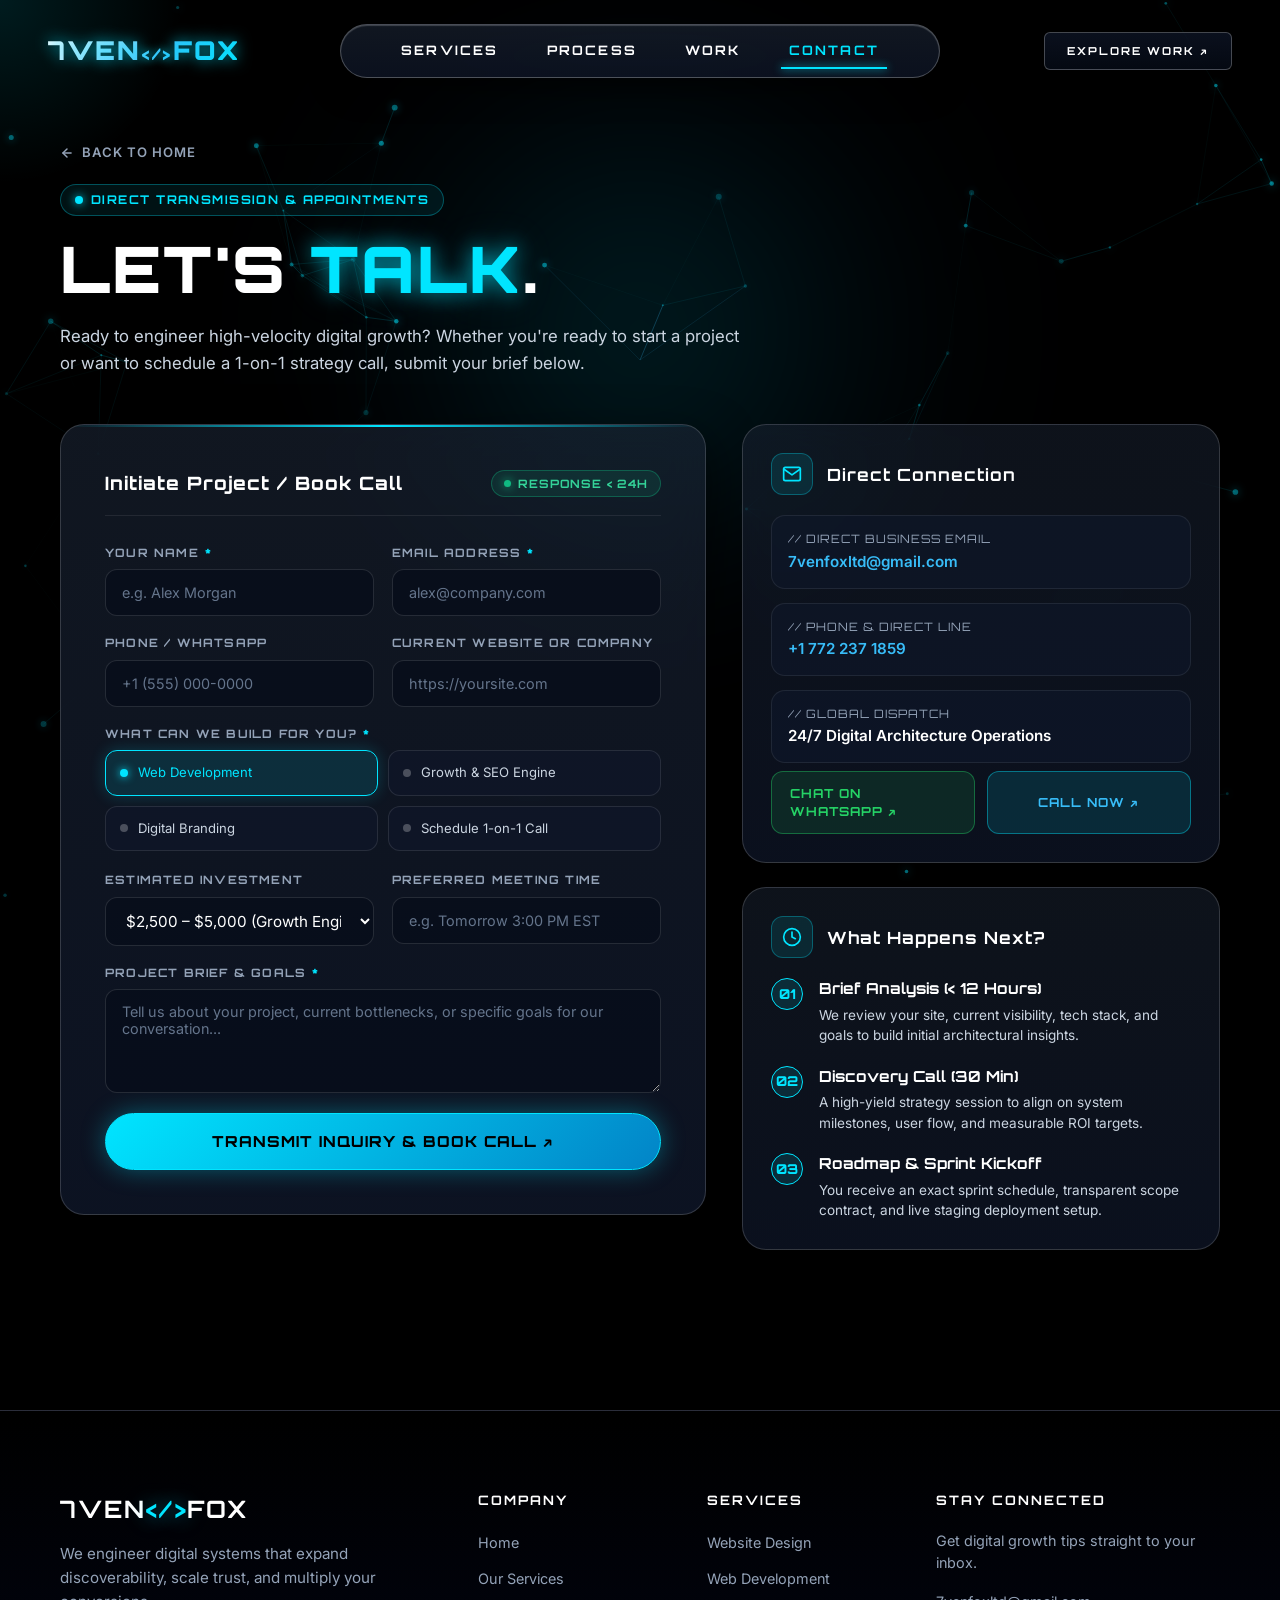
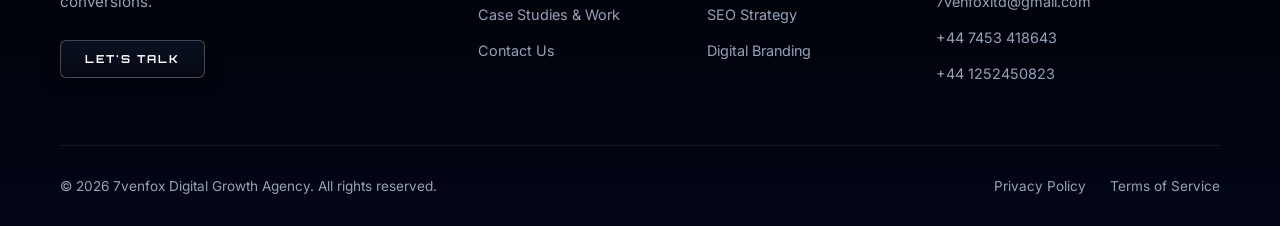
<file: contact.html>
<!DOCTYPE html>
<html lang="en">

<head>
  <meta charset="UTF-8">
  <meta name="viewport" content="width=device-width, initial-scale=1.0">
  <title>Contact Us & Schedule Appointment — 7venfox Digital Growth Agency</title>
  <link rel="icon" type="image/jpeg" href="logo.jpeg" />

  <!-- Google Fonts: Futuristic Geometric Heading & Clean Sans -->
  <link rel="preconnect" href="https://fonts.googleapis.com">
  <link rel="preconnect" href="https://fonts.gstatic.com" crossorigin>
  <link
    href="https://fonts.googleapis.com/css2?family=Inter:wght@300;400;500;600;700&family=Orbitron:wght@600;700;800;900&family=Space+Grotesk:wght@500;700&display=swap"
    rel="stylesheet">

  <link rel="stylesheet" href="styles.css">
</head>

<body>

  <!-- Dynamic Neural Network Canvas Background -->
  <div class="ambient-beam"></div>
  <div class="cursor-light-glow" id="cursorSpotlight"></div>
  <canvas id="neuralBgCanvas"></canvas>

  <div class="page-viewport">

    <!-- ============================================================
         HEADER & NAVIGATION PILL (7VENFOX)
         ============================================================ -->
    <header class="site-header">
      <a href="index.html" class="brand-logo-wrap" title="7venfox Digital Growth Agency">
        <div class="brand-logo">
          <span class="logo-text">7VEN<span class="logo-code-bracket">&lt;/&gt;</span>FOX</span>
        </div>
      </a>

      <nav class="header-nav-pill">
        <a href="index.html#services" class="nav-link">Services</a>
        <a href="index.html#process" class="nav-link">Process</a>
        <a href="index1.html" class="nav-link">Work</a>
        <a href="contact.html" class="nav-link active">Contact</a>
      </nav>

      <div class="header-right">
        <a href="index1.html" class="btn-primary" style="padding: 10px 22px; font-size: 11px;">
          <span>Explore Work ↗</span>
        </a>
      </div>

      <!-- Cybernetic Mobile Hamburger Toggle Button -->
      <button class="mobile-menu-btn" id="mobileMenuBtn" aria-label="Toggle navigation" aria-expanded="false"
        aria-controls="mobileNavDrawer">
        <span class="hamburger-bar"></span>
        <span class="hamburger-bar"></span>
        <span class="hamburger-bar"></span>
      </button>
    </header>

    <!-- Cybernetic Mobile Navigation Drawer -->
    <div class="mobile-nav-drawer" id="mobileNavDrawer" aria-hidden="true">
      <div class="mobile-nav-content">
        <div class="mobile-nav-brand">
          <span class="logo-text"
            style="font-family: var(--font-display); font-size: 22px; font-weight: 900; letter-spacing: 2px;">7VEN<span
              class="logo-code-bracket">&lt;/&gt;</span>FOX</span>
        </div>
        <nav class="mobile-nav-links">
          <a href="index.html#services" class="mobile-nav-link">Services</a>
          <a href="index.html#process" class="mobile-nav-link">Process</a>
          <a href="index1.html" class="mobile-nav-link">Work</a>
          <a href="contact.html" class="mobile-nav-link active">Contact</a>
        </nav>
        <div class="mobile-nav-cta">
          <a href="index1.html" class="btn-primary mobile-cta-btn">View Projects ↗</a>
        </div>
      </div>
    </div>


    <!-- ============================================================
         MAIN CONTENT: CONTACT & APPOINTMENT SCHEDULER
         ============================================================ -->
    <main class="contact-section">
      <div class="container">

        <!-- Section Header -->
        <header class="contact-header">
          <a href="index.html" class="back-link">
            <svg width="14" height="14" viewBox="0 0 24 24" fill="none" stroke="currentColor" stroke-width="2.5"
              stroke-linecap="round" stroke-linejoin="round">
              <line x1="19" y1="12" x2="5" y2="12"></line>
              <polyline points="12 19 5 12 12 5"></polyline>
            </svg>
            <span>Back to Home</span>
          </a>

          <div>
            <div class="contact-badge">
              <span class="badge-dot"></span>
              <span class="portfolio-badge__text">DIRECT TRANSMISSION &amp; APPOINTMENTS</span>
            </div>
          </div>

          <h1 class="contact-title">
            LET'S <span class="cyan-word">TALK</span><span class="white-word">.</span>
          </h1>
          <p class="contact-desc">
            Ready to engineer high-velocity digital growth? Whether you're ready to start a project or want to schedule
            a 1-on-1 strategy call, submit your brief below.
          </p>
        </header>

        <!-- Two-Column Contact Layout -->
        <div class="contact-layout">

          <!-- Left Column: The Form Card -->
          <div class="contact-form-card">

            <div class="form-header-bar">
              <h2 class="form-header-title">Initiate Project / Book Call</h2>
              <div class="live-status-pill">
                <span class="status-dot-pulse"></span>
                <span>Response &lt; 24h</span>
              </div>
            </div>

            <!-- Contact & Appointment Form -->
            <form id="contactForm">
              <!-- Name & Email -->
              <div class="form-row">
                <div class="form-group" style="margin-bottom: 0;">
                  <label class="form-label" for="userName">Your Name <span class="req">*</span></label>
                  <input type="text" id="userName" name="name" class="form-input" placeholder="e.g. Alex Morgan"
                    required>
                </div>
                <div class="form-group" style="margin-bottom: 0;">
                  <label class="form-label" for="userEmail">Email Address <span class="req">*</span></label>
                  <input type="email" id="userEmail" name="email" class="form-input" placeholder="alex@company.com"
                    required>
                </div>
              </div>

              <!-- Phone & Company -->
              <div class="form-row">
                <div class="form-group" style="margin-bottom: 0;">
                  <label class="form-label" for="userPhone">Phone / WhatsApp</label>
                  <input type="tel" id="userPhone" name="phone" class="form-input" placeholder="+1 (555) 000-0000">
                </div>
                <div class="form-group" style="margin-bottom: 0;">
                  <label class="form-label" for="userWebsite">Current Website or Company</label>
                  <input type="text" id="userWebsite" name="website_or_company" class="form-input"
                    placeholder="https://yoursite.com">
                </div>
              </div>

              <!-- Service Type Selector -->
              <div class="form-group">
                <label class="form-label">What Can We Build For You? <span class="req">*</span></label>
                <div class="service-pills-grid">
                  <label class="service-pill-label">
                    <input type="radio" name="service_type" value="Website Development" checked>
                    <div class="service-pill-body">
                      <span class="service-pill-dot"></span>
                      <span>Web Development</span>
                    </div>
                  </label>

                  <label class="service-pill-label">
                    <input type="radio" name="service_type" value="SEO & Growth Architecture">
                    <div class="service-pill-body">
                      <span class="service-pill-dot"></span>
                      <span>Growth &amp; SEO Engine</span>
                    </div>
                  </label>

                  <label class="service-pill-label">
                    <input type="radio" name="service_type" value="Digital Brand Revamp">
                    <div class="service-pill-body">
                      <span class="service-pill-dot"></span>
                      <span>Digital Branding</span>
                    </div>
                  </label>

                  <label class="service-pill-label">
                    <input type="radio" name="service_type" value="1-on-1 Strategy Appointment">
                    <div class="service-pill-body">
                      <span class="service-pill-dot"></span>
                      <span>Schedule 1-on-1 Call</span>
                    </div>
                  </label>
                </div>
              </div>

              <!-- Budget & Preferred Appointment Slot -->
              <div class="form-row">
                <div class="form-group" style="margin-bottom: 0;">
                  <label class="form-label" for="projectBudget">Estimated Investment</label>
                  <select id="projectBudget" name="estimated_budget" class="form-select">
                    <option value="$1,000 – $2,500">$1,000 – $2,500 (Kickstart)</option>
                    <option value="$2,500 – $5,000" selected>$2,500 – $5,000 (Growth Engine)</option>
                    <option value="$5,000 – $10,000">$5,000 – $10,000 (Enterprise / Scaled)</option>
                    <option value="$10,000+">$10,000+ (Full Custom System)</option>
                    <option value="Undecided / Consultation Only">Undecided / Let's Discuss First</option>
                  </select>
                </div>

                <div class="form-group" style="margin-bottom: 0;">
                  <label class="form-label" for="appointmentTime">Preferred Meeting Time</label>
                  <input type="text" id="appointmentTime" name="preferred_appointment_time" class="form-input"
                    placeholder="e.g. Tomorrow 3:00 PM EST">
                </div>
              </div>

              <!-- Message / Project Details -->
              <div class="form-group">
                <label class="form-label" for="projectBrief">Project Brief &amp; Goals <span
                    class="req">*</span></label>
                <textarea id="projectBrief" name="message" class="form-textarea" rows="4"
                  placeholder="Tell us about your project, current bottlenecks, or specific goals for our conversation..."
                  required></textarea>
              </div>

              <!-- Submit Button -->
              <button type="submit" id="submitBtn" class="form-submit-btn">
                <span class="submit-spinner" id="submitSpinner"></span>
                <span id="submitBtnText">Transmit Inquiry &amp; Book Call ↗</span>
              </button>

              <div id="formStatusMsg" class="form-status-box"></div>
            </form>

            <!-- Success / Dispatch Overlay State -->
            <div id="formSuccessOverlay" class="form-success-overlay">
              <div class="form-success-icon-wrap">
                <svg viewBox="0 0 24 24" fill="none" stroke-width="2.5" stroke-linecap="round" stroke-linejoin="round">
                  <path d="M22 11.08V12a10 10 0 1 1-5.93-9.14"></path>
                  <polyline points="22 4 12 14.01 9 11.01"></polyline>
                </svg>
              </div>
              <h3 class="form-success-title" id="overlayTitle">Inquiry Ready for Dispatch!</h3>
              <p class="form-success-desc" id="overlayDesc">
                Your project brief has been compiled for <span
                  class="form-success-email-highlight">7venfoxltd@gmail.com</span>. Click below to deliver it via
                your preferred channel:
              </p>

              <!-- Instant Dispatch Buttons -->
              <div class="dispatch-action-grid">
                <a href="#" id="sendGmailBtn" target="_blank" rel="noopener noreferrer"
                  class="dispatch-action-btn btn-gmail">
                  <svg width="16" height="16" viewBox="0 0 24 24" fill="currentColor">
                    <path
                      d="M20 4H4c-1.1 0-1.99.9-1.99 2L2 18c0 1.1.9 2 2 2h16c1.1 0 2-.9 2-2V6c0-1.1-.9-2-2-2zm0 4l-8 5-8-5V6l8 5 8-5v2z" />
                  </svg>
                  <span>Open in Gmail (Web)</span>
                </a>

                <a href="#" id="sendMailtoBtn" class="dispatch-action-btn btn-default-mail">
                  <svg width="16" height="16" viewBox="0 0 24 24" fill="none" stroke="currentColor" stroke-width="2"
                    stroke-linecap="round" stroke-linejoin="round">
                    <path d="M4 4h16c1.1 0 2 .9 2 2v12c0 1.1-.9 2-2 2H4c-1.1 0-2-.9-2-2V6c0-1.1.9-2 2-2z"></path>
                    <polyline points="22,6 12,13 2,6"></polyline>
                  </svg>
                  <span>Default Mail App</span>
                </a>

                <a href="#" id="sendWhatsAppBtn" target="_blank" rel="noopener noreferrer"
                  class="dispatch-action-btn btn-whatsapp-dispatch">
                  <svg width="16" height="16" viewBox="0 0 24 24" fill="currentColor">
                    <path
                      d="M.057 24l1.687-6.163c-1.041-1.804-1.588-3.849-1.587-5.946.003-6.556 5.338-11.891 11.893-11.891 3.181.001 6.167 1.24 8.413 3.488 2.245 2.248 3.481 5.236 3.48 8.414-.003 6.557-5.338 11.892-11.893 11.892-1.99-.001-3.951-.5-5.688-1.448l-6.305 1.654zm6.597-3.807c1.676.995 3.276 1.591 5.392 1.592 5.448 0 9.886-4.434 9.889-9.885.002-5.462-4.415-9.89-9.881-9.892-5.452 0-9.887 4.434-9.889 9.884-.001 2.225.651 3.891 1.746 5.634l-.999 3.648 3.742-.981z" />
                  </svg>
                  <span>Send on WhatsApp</span>
                </a>

                <button type="button" id="copyBriefBtn" class="dispatch-action-btn btn-copy-brief">
                  <svg width="16" height="16" viewBox="0 0 24 24" fill="none" stroke="currentColor" stroke-width="2"
                    stroke-linecap="round" stroke-linejoin="round">
                    <rect x="9" y="9" width="13" height="13" rx="2" ry="2"></rect>
                    <path d="M5 15H4a2 2 0 0 1-2-2V4a2 2 0 0 1 2-2h9a2 2 0 0 1 2 2v1"></path>
                  </svg>
                  <span id="copyBtnText">Copy Full Brief</span>
                </button>
              </div>

              <div style="margin-top: 24px;">
                <button type="button" id="resetFormBtn" class="reset-form-btn">
                  <span>← Edit Brief / Send Another</span>
                </button>
              </div>
            </div>

          </div>

          <!-- Right Column: Direct Connection Hub -->
          <div class="contact-info-panel">

            <!-- Card 1: Direct Transmission Channels -->
            <div class="info-card">
              <div class="info-card-header">
                <div class="info-card-icon">
                  <svg width="20" height="20" viewBox="0 0 24 24" fill="none" stroke="currentColor" stroke-width="2"
                    stroke-linecap="round" stroke-linejoin="round">
                    <path d="M4 4h16c1.1 0 2 .9 2 2v12c0 1.1-.9 2-2 2H4c-1.1 0-2-.9-2-2V6c0-1.1.9-2 2-2z"></path>
                    <polyline points="22,6 12,13 2,6"></polyline>
                  </svg>
                </div>
                <h3 class="info-card-title">Direct Connection</h3>
              </div>

              <div class="contact-channels-list">
                <div class="contact-channel-item">
                  <div style="flex: 1;">
                    <div class="channel-detail-lbl">// Direct Business Email</div>
                    <div class="channel-detail-val">
                      <a href="mailto:7venfoxltd@gmail.com">7venfoxltd@gmail.com</a>
                    </div>
                  </div>
                </div>

                <div class="contact-channel-item">
                  <div style="flex: 1;">
                    <div class="channel-detail-lbl">// Phone &amp; Direct Line</div>
                    <div class="channel-detail-val">
                      <a href="tel:+17722371859">+1 772 237 1859</a>
                    </div>
                  </div>
                </div>

                <div class="contact-channel-item">
                  <div style="flex: 1;">
                    <div class="channel-detail-lbl">// Global Dispatch</div>
                    <div class="channel-detail-val">
                      24/7 Digital Architecture Operations
                    </div>
                  </div>
                </div>
              </div>

              <!-- Quick Connect Buttons -->
              <div class="direct-actions-row">
                <a href="https://wa.me/17722371859" target="_blank" rel="noopener noreferrer"
                  class="direct-action-btn btn-whatsapp">
                  <span>Chat on WhatsApp ↗</span>
                </a>
                <a href="tel:+17722371859" class="direct-action-btn btn-call">
                  <span>Call Now ↗</span>
                </a>
              </div>
            </div>

            <!-- Card 2: What Happens Next Framework -->
            <div class="info-card">
              <div class="info-card-header">
                <div class="info-card-icon">
                  <svg width="20" height="20" viewBox="0 0 24 24" fill="none" stroke="currentColor" stroke-width="2"
                    stroke-linecap="round" stroke-linejoin="round">
                    <circle cx="12" cy="12" r="10"></circle>
                    <polyline points="12 6 12 12 16 14"></polyline>
                  </svg>
                </div>
                <h3 class="info-card-title">What Happens Next?</h3>
              </div>

              <div class="expectation-step">
                <div class="step-num-badge">01</div>
                <div class="step-content">
                  <h4>Brief Analysis (&lt; 12 Hours)</h4>
                  <p>We review your site, current visibility, tech stack, and goals to build initial architectural
                    insights.</p>
                </div>
              </div>

              <div class="expectation-step">
                <div class="step-num-badge">02</div>
                <div class="step-content">
                  <h4>Discovery Call (30 Min)</h4>
                  <p>A high-yield strategy session to align on system milestones, user flow, and measurable ROI targets.
                  </p>
                </div>
              </div>

              <div class="expectation-step">
                <div class="step-num-badge">03</div>
                <div class="step-content">
                  <h4>Roadmap &amp; Sprint Kickoff</h4>
                  <p>You receive an exact sprint schedule, transparent scope contract, and live staging deployment
                    setup.</p>
                </div>
              </div>
            </div>

          </div>

        </div>

      </div>
    </main>


    <!-- ============================================================
         FOOTER (MATCHING 7VENFOX)
         ============================================================ -->
    <footer class="epic-footer">
      <div class="container">
        <div class="footer-grid">
          <div class="footer-brand">
            <h3>7VEN<span class="cyan-word">&lt;/&gt;</span>FOX</h3>
            <p>We engineer digital systems that expand discoverability, scale trust, and multiply your conversions.</p>
            <a href="contact.html" class="btn-primary" style="padding: 10px 24px; font-size: 11px;">Let's Talk</a>
          </div>

          <div>
            <h4 class="footer-heading">Company</h4>
            <ul class="footer-links">
              <li><a href="index.html">Home</a></li>
              <li><a href="index.html#services">Our Services</a></li>
              <li><a href="index1.html">Case Studies &amp; Work</a></li>
              <li><a href="contact.html">Contact Us</a></li>
            </ul>
          </div>

          <div>
            <h4 class="footer-heading">Services</h4>
            <ul class="footer-links">
              <li><a href="index1.html?filter=web">Website Design</a></li>
              <li><a href="index1.html?filter=web">Web Development</a></li>
              <li><a href="index.html#services">SEO Strategy</a></li>
              <li><a href="index.html#services">Digital Branding</a></li>
            </ul>
          </div>

          <div>
            <h4 class="footer-heading">Stay Connected</h4>
            <p style="color: var(--text-muted); font-size: 0.9rem; margin-bottom: 15px;">Get digital growth tips
              straight to your inbox.</p>
            <ul class="footer-links">
              <li><a href="mailto:7venfoxltd@gmail.com">7venfoxltd@gmail.com</a></li>
              <li><a href="tel:+447453418643">+44 7453 418643</a></li>
              <li><a href="tel:+441252450823">+44 1252450823</a></li>
            </ul>
          </div>
        </div>

        <div class="footer-bottom">
          <div>&copy; 2026 7venfox Digital Growth Agency. All rights reserved.</div>
          <div style="display: flex; gap: 24px;">
            <a href="#">Privacy Policy</a>
            <a href="#">Terms of Service</a>
          </div>
        </div>
      </div>
    </footer>

  </div>

  <script src="script.js"></script>

  <!-- Interactive Form Transmission Handler -->
  <script>
    document.addEventListener('DOMContentLoaded', () => {
      const contactForm = document.getElementById('contactForm');
      const submitBtn = document.getElementById('submitBtn');
      const submitSpinner = document.getElementById('submitSpinner');
      const submitBtnText = document.getElementById('submitBtnText');
      const formSuccessOverlay = document.getElementById('formSuccessOverlay');
      const resetFormBtn = document.getElementById('resetFormBtn');
      const formStatusMsg = document.getElementById('formStatusMsg');

      // Dispatch Elements
      const sendGmailBtn = document.getElementById('sendGmailBtn');
      const sendMailtoBtn = document.getElementById('sendMailtoBtn');
      const sendWhatsAppBtn = document.getElementById('sendWhatsAppBtn');
      const copyBriefBtn = document.getElementById('copyBriefBtn');
      const copyBtnText = document.getElementById('copyBtnText');
      const overlayTitle = document.getElementById('overlayTitle');
      const overlayDesc = document.getElementById('overlayDesc');

      let currentBriefText = '';

      if (!contactForm) return;

      contactForm.addEventListener('submit', async (e) => {
        e.preventDefault();

        // Validate basic inputs
        const name = document.getElementById('userName').value.trim();
        const email = document.getElementById('userEmail').value.trim();
        const phone = document.getElementById('userPhone').value.trim();
        const website = document.getElementById('userWebsite').value.trim();
        const service = document.querySelector('input[name="service_type"]:checked')?.value || 'Web Development';
        const budget = document.getElementById('projectBudget').value;
        const time = document.getElementById('appointmentTime').value.trim();
        const message = document.getElementById('projectBrief').value.trim();

        if (!name || !email || !message) {
          showStatus("Please fill in all required fields (*).", "error");
          return;
        }

        // Build Professional Brief
        currentBriefText =
          `===========================================
7VENFOX DIGITAL GROWTH AGENCY — INQUIRY
===========================================
• Client Name: ${name}
• Email Address: ${email}
• Phone / WhatsApp: ${phone || 'Not provided'}
• Website / Company: ${website || 'Not provided'}
• Service Requested: ${service}
• Estimated Budget: ${budget}
• Preferred Meeting Time: ${time || 'Flexible / ASAP'}

• Project Brief & Requirements:
${message}
===========================================`;

        const subjectStr = `7venfox Project Inquiry & Appointment — ${name}`;
        const recipientEmail = '7venfoxltd@gmail.com';

        // Pre-build Links for 100% Reliable Delivery
        const gmailUrl = `https://mail.google.com/mail/?view=cm&fs=1&to=${recipientEmail}&su=${encodeURIComponent(subjectStr)}&body=${encodeURIComponent(currentBriefText)}`;
        const mailtoUrl = `mailto:${recipientEmail}?subject=${encodeURIComponent(subjectStr)}&body=${encodeURIComponent(currentBriefText)}`;
        const whatsappUrl = `https://wa.me/17722371859?text=${encodeURIComponent('Hi 7venfox, I would like to initiate a project / book an appointment:\n\n' + currentBriefText)}`;

        sendGmailBtn.href = gmailUrl;
        sendMailtoBtn.href = mailtoUrl;
        sendWhatsAppBtn.href = whatsappUrl;

        // UI Loading State
        submitBtn.disabled = true;
        if (submitSpinner) submitSpinner.style.display = 'inline-block';
        if (submitBtnText) submitBtnText.textContent = 'Transmitting Data...';
        hideStatus();

        let backgroundSent = false;

        // Try Background Submission with 2.5s timeout (prevent hanging)
        try {
          const controller = new AbortController();
          const timeoutId = setTimeout(() => controller.abort(), 2500);

          const formData = new FormData(contactForm);
          const data = Object.fromEntries(formData.entries());

          const response = await fetch(`https://formsubmit.co/ajax/${recipientEmail}`, {
            method: 'POST',
            headers: {
              'Content-Type': 'application/json',
              'Accept': 'application/json'
            },
            body: JSON.stringify(data),
            signal: controller.signal
          });

          clearTimeout(timeoutId);
          if (response.ok) {
            backgroundSent = true;
          }
        } catch (err) {
          // Timeout or server error — handled gracefully below
          console.warn('Background forwarder unreachable. Activating instant direct dispatch.');
        }

        // Switch to Confirmation / Direct Dispatch View
        contactForm.style.display = 'none';
        formSuccessOverlay.style.display = 'block';

        if (backgroundSent) {
          overlayTitle.textContent = "Transmission Received!";
          overlayDesc.innerHTML = `Your project brief has been securely routed directly to <span class="form-success-email-highlight">${recipientEmail}</span>. A senior strategist will review and reply within 24 hours.`;
        } else {
          overlayTitle.textContent = "Inquiry Ready for Transmission!";
          overlayDesc.innerHTML = `Your brief has been compiled for <span class="form-success-email-highlight">${recipientEmail}</span>. Choose your preferred channel below to send it with one click:`;
          // Automatically launch Gmail web compose or mailto for effortless UX
          window.open(gmailUrl, '_blank');
        }

        submitBtn.disabled = false;
        if (submitSpinner) submitSpinner.style.display = 'none';
        if (submitBtnText) submitBtnText.textContent = 'Transmit Inquiry & Book Call ↗';
      });

      // Copy Brief to Clipboard
      if (copyBriefBtn) {
        copyBriefBtn.addEventListener('click', async () => {
          try {
            await navigator.clipboard.writeText(currentBriefText);
            copyBtnText.textContent = 'Copied to Clipboard!';
            setTimeout(() => {
              copyBtnText.textContent = 'Copy Full Brief';
            }, 2500);
          } catch (err) {
            copyBtnText.textContent = 'Select & Copy Below';
          }
        });
      }

      // Reset / Edit Form
      if (resetFormBtn) {
        resetFormBtn.addEventListener('click', () => {
          formSuccessOverlay.style.display = 'none';
          contactForm.style.display = 'block';
          hideStatus();
        });
      }

      function showStatus(msg, type) {
        if (!formStatusMsg) return;
        formStatusMsg.textContent = msg;
        formStatusMsg.className = `form-status-box ${type}`;
        formStatusMsg.style.display = 'flex';
      }

      function hideStatus() {
        if (!formStatusMsg) return;
        formStatusMsg.style.display = 'none';
      }
    });
  </script>
</body>

</html>
</file>
<file: styles.css>
/* ============================================================
   7VENFOX PORTFOLIO — CYBERNETIC DARK DESIGN SYSTEM
   Matches 7venfox Landing Page Color Scheme & Tokens
============================================================ */
:root {
  --bg-pure: #000000;
  --bg-elevated: rgba(15, 23, 42, 0.55);
  --cyan-glow: #00e5ff;
  --cyan-bright: #38bdf8;
  --cyan-deep: #0284c7;
  --cyan-ambient: rgba(0, 229, 255, 0.22);
  --text-pure: #ffffff;
  --text-body: #cbd5e1;
  --text-muted: #94a3b8;
  --border-glass: rgba(255, 255, 255, 0.16);
  --border-pill: rgba(255, 255, 255, 0.25);
  --border-glow: rgba(0, 229, 255, 0.5);
  --font-display: 'Orbitron', 'Space Grotesk', sans-serif;
  --font-body: 'Inter', -apple-system, BlinkMacSystemFont, sans-serif;
  --transition: all 0.3s cubic-bezier(0.16, 1, 0.3, 1);
  --radius-card: 24px;
}

/* Reset & Foundation */
*, *::before, *::after {
  margin: 0;
  padding: 0;
  box-sizing: border-box;
  -webkit-tap-highlight-color: transparent;
}

html, body {
  width: 100%;
  max-width: 100%;
  background-color: var(--bg-pure);
  color: var(--text-pure);
  font-family: var(--font-body);
  overflow-x: hidden;
  position: relative;
  scroll-behavior: smooth;
  line-height: 1.5;
  -webkit-text-size-adjust: 100%;
}

h1, h2, h3, h4, h5, h6 {
  font-family: var(--font-display);
}

a {
  text-decoration: none;
  color: inherit;
  transition: var(--transition);
}

/* Glowing Custom Scrollbar */
::-webkit-scrollbar {
  width: 6px;
}

::-webkit-scrollbar-track {
  background: #000;
}

::-webkit-scrollbar-thumb {
  background: var(--cyan-deep);
  border-radius: 3px;
}

/* ============================================================
   NEURAL CANVAS & AMBIENT GLOW
============================================================ */
#neuralBgCanvas {
  position: fixed;
  inset: 0;
  width: 100%;
  height: 100vh;
  pointer-events: none;
  z-index: 1;
}

.ambient-beam {
  position: fixed;
  top: 15%;
  left: 50%;
  width: min(650px, 90vw);
  height: min(650px, 90vw);
  max-width: 100vw;
  background: radial-gradient(circle, rgba(0, 229, 255, 0.16) 0%, rgba(2, 132, 199, 0.08) 40%, transparent 70%);
  filter: blur(90px);
  pointer-events: none;
  z-index: 0;
  transform: translate(-50%, -20%);
  animation: pulse-ambient 8s ease-in-out infinite alternate;
}

@keyframes pulse-ambient {
  0% { opacity: 0.7; transform: translate(-50%, -20%) scale(0.95); }
  100% { opacity: 1; transform: translate(-48%, -18%) scale(1.08); }
}

.cursor-light-glow {
  position: fixed;
  width: 400px;
  height: 400px;
  border-radius: 50%;
  background: radial-gradient(circle, rgba(0, 229, 255, 0.12) 0%, transparent 65%);
  pointer-events: none;
  z-index: 2;
  transform: translate(-50%, -50%);
  transition: width 0.3s ease, height 0.3s ease;
  display: none;
}

@media (hover: hover) and (pointer: fine) {
  .cursor-light-glow {
    display: block;
  }
}

/* Page Layout */
.page-viewport {
  position: relative;
  z-index: 10;
  width: 100%;
  max-width: 100%;
  min-height: 100vh;
  display: flex;
  flex-direction: column;
  overflow-x: hidden;
}

.container {
  max-width: 1240px;
  margin: 0 auto;
  padding: 0 clamp(16px, 4vw, 40px);
  width: 100%;
}

.cyan-word {
  color: var(--cyan-glow);
  text-shadow: 0 0 20px rgba(0, 229, 255, 0.65), 0 0 40px rgba(0, 229, 255, 0.25);
  display: inline-block;
}

.white-word {
  color: var(--text-pure);
  display: inline-block;
}

/* 7venfox Buttons */
.btn-primary {
  font-family: var(--font-display);
  font-size: 11.5px;
  font-weight: 700;
  letter-spacing: 2px;
  text-transform: uppercase;
  color: var(--text-pure);
  background: linear-gradient(180deg, rgba(15, 23, 42, 0.7) 0%, rgba(5, 10, 20, 0.9) 100%);
  border: 1px solid var(--border-pill);
  padding: 12px 28px;
  border-radius: 6px;
  text-decoration: none;
  cursor: pointer;
  position: relative;
  overflow: hidden;
  transition: var(--transition);
  box-shadow: 0 4px 15px rgba(0, 0, 0, 0.5);
  display: inline-flex;
  align-items: center;
  gap: 8px;
}

.btn-primary::before {
  content: '';
  position: absolute;
  inset: 0;
  background: linear-gradient(90deg, transparent, rgba(0, 229, 255, 0.2), transparent);
  transform: translateX(-100%);
  transition: transform 0.6s ease;
}

.btn-primary:hover {
  border-color: var(--cyan-glow);
  color: var(--cyan-glow);
  box-shadow: 0 0 20px rgba(0, 229, 255, 0.4), inset 0 0 10px rgba(0, 229, 255, 0.15);
  transform: translateY(-2px);
}

.btn-primary:hover::before {
  transform: translateX(100%);
}

/* ============================================================
   HEADER & NAVIGATION PILL (MATCHING 7VENFOX)
============================================================ */
.site-header {
  width: 100%;
  display: grid;
  grid-template-columns: 260px 1fr 260px;
  align-items: center;
  padding: 24px 48px;
  position: relative;
  z-index: 100;
}

.brand-logo-wrap {
  display: flex;
  align-items: center;
  text-decoration: none;
}

.brand-logo {
  font-family: var(--font-display);
  font-size: 26px;
  font-weight: 900;
  letter-spacing: 2px;
  text-shadow: 0 0 15px rgba(0, 229, 255, 0.8);
  display: flex;
  align-items: center;
}

.logo-text {
  background: linear-gradient(135deg, #ffffff 0%, #38bdf8 60%, #00e5ff 100%);
  -webkit-background-clip: text;
  -webkit-text-fill-color: transparent;
}

.logo-code-bracket {
  font-size: 16px;
  color: var(--cyan-glow);
  margin: 0 1px;
  text-shadow: 0 0 10px var(--cyan-glow);
}

.header-nav-pill {
  justify-self: center;
  width: 100%;
  max-width: 600px;
  background: linear-gradient(180deg, rgba(30, 41, 59, 0.55) 0%, rgba(15, 23, 42, 0.7) 100%);
  backdrop-filter: blur(18px);
  -webkit-backdrop-filter: blur(18px);
  border: 1px solid var(--border-pill);
  box-shadow: 0 10px 30px rgba(0, 0, 0, 0.6), inset 0 1px 1px rgba(255, 255, 255, 0.2);
  border-radius: 9999px;
  padding: 12px 36px;
  display: flex;
  align-items: center;
  justify-content: space-around;
  transition: var(--transition);
}

.header-nav-pill:hover {
  border-color: rgba(0, 229, 255, 0.45);
  box-shadow: 0 10px 35px rgba(0, 229, 255, 0.18), inset 0 1px 1px rgba(255, 255, 255, 0.3);
}

.nav-link {
  font-family: var(--font-display);
  font-size: 13px;
  font-weight: 700;
  letter-spacing: 2.2px;
  text-transform: uppercase;
  color: var(--text-pure);
  position: relative;
  transition: var(--transition);
  padding: 4px 8px;
}

.nav-link::after {
  content: '';
  position: absolute;
  bottom: -4px;
  left: 0;
  width: 0%;
  height: 2px;
  background: var(--cyan-glow);
  box-shadow: 0 0 8px var(--cyan-glow);
  transition: var(--transition);
}

.nav-link:hover,
.nav-link.active {
  color: var(--cyan-glow);
}

.nav-link:hover::after,
.nav-link.active::after {
  width: 100%;
}

.header-right {
  display: flex;
  justify-content: flex-end;
  align-items: center;
}

/* Mobile Hamburger Button */
.mobile-menu-btn {
  display: none;
  background: rgba(15, 23, 42, 0.7);
  border: 1px solid var(--border-pill);
  border-radius: 8px;
  width: 44px;
  height: 44px;
  padding: 11px 9px;
  cursor: pointer;
  z-index: 202;
  flex-direction: column;
  justify-content: space-between;
  align-items: center;
  transition: var(--transition);
  backdrop-filter: blur(10px);
  -webkit-backdrop-filter: blur(10px);
}

.mobile-menu-btn:hover,
.mobile-menu-btn:focus-visible {
  border-color: var(--cyan-glow);
  box-shadow: 0 0 15px rgba(0, 229, 255, 0.4);
  outline: none;
}

.hamburger-bar {
  display: block;
  width: 22px;
  height: 2px;
  background-color: var(--text-pure);
  border-radius: 2px;
  transition: transform 0.3s cubic-bezier(0.16, 1, 0.3, 1), opacity 0.2s ease, background-color 0.3s ease;
}

.mobile-menu-btn.active .hamburger-bar:nth-child(1) {
  transform: translateY(8px) rotate(45deg);
  background-color: var(--cyan-glow);
}

.mobile-menu-btn.active .hamburger-bar:nth-child(2) {
  opacity: 0;
  transform: scaleX(0);
}

.mobile-menu-btn.active .hamburger-bar:nth-child(3) {
  transform: translateY(-8px) rotate(-45deg);
  background-color: var(--cyan-glow);
}

/* Mobile Navigation Overlay Drawer */
.mobile-nav-drawer {
  position: fixed;
  top: 0;
  left: 0;
  width: 100%;
  height: 100vh;
  height: 100dvh;
  background: rgba(5, 10, 20, 0.96);
  backdrop-filter: blur(24px);
  -webkit-backdrop-filter: blur(24px);
  z-index: 199;
  display: flex;
  flex-direction: column;
  justify-content: center;
  align-items: center;
  opacity: 0;
  visibility: hidden;
  pointer-events: none;
  transition: opacity 0.35s ease, visibility 0.35s ease;
  padding: 80px 24px 40px;
  overflow-y: auto;
  -webkit-overflow-scrolling: touch;
}

.mobile-nav-drawer.active {
  opacity: 1;
  visibility: visible;
  pointer-events: auto;
}

.mobile-nav-content {
  width: 100%;
  max-width: 380px;
  display: flex;
  flex-direction: column;
  align-items: center;
  gap: 28px;
  text-align: center;
}

.mobile-nav-brand {
  margin-bottom: 8px;
}

.mobile-nav-links {
  display: flex;
  flex-direction: column;
  gap: 14px;
  width: 100%;
}

.mobile-nav-link {
  font-family: var(--font-display);
  font-size: 1.15rem;
  font-weight: 700;
  letter-spacing: 2px;
  text-transform: uppercase;
  color: var(--text-pure);
  padding: 12px 20px;
  border-radius: 12px;
  border: 1px solid transparent;
  transition: var(--transition);
  display: block;
}

.mobile-nav-link:hover,
.mobile-nav-link.active {
  color: var(--cyan-glow);
  background: rgba(0, 229, 255, 0.08);
  border-color: rgba(0, 229, 255, 0.3);
  box-shadow: 0 0 20px rgba(0, 229, 255, 0.15);
}

.mobile-nav-cta {
  width: 100%;
}

.mobile-cta-btn {
  width: 100%;
  justify-content: center;
  padding: 15px 24px;
  font-size: 12px;
  display: flex;
  align-items: center;
  gap: 8px;
}

/* ============================================================
   PORTFOLIO SECTION & HERO HEADER
============================================================ */
.portfolio-section {
  position: relative;
  width: 100%;
  padding: 40px 0 100px;
}

.portfolio-header {
  margin-bottom: 40px;
  text-align: left;
}

/* Back Link Breadcrumb */
.back-link {
  display: inline-flex;
  align-items: center;
  gap: 8px;
  font-size: 0.82rem;
  font-weight: 600;
  color: var(--text-muted);
  letter-spacing: 1px;
  text-transform: uppercase;
  margin-bottom: 22px;
  transition: var(--transition);
}

.back-link:hover {
  color: var(--cyan-glow);
  transform: translateX(-4px);
}

/* Badge (ENGINEERED CASE STUDIES) */
.portfolio-badge {
  display: inline-flex;
  align-items: center;
  gap: 9px;
  padding: 6px 16px;
  border-radius: 999px;
  border: 1px solid var(--border-glow);
  background: rgba(15, 23, 42, 0.65);
  backdrop-filter: blur(12px);
  -webkit-backdrop-filter: blur(12px);
  margin-bottom: 20px;
  box-shadow: 0 0 15px rgba(0, 229, 255, 0.2);
}

.badge-dot {
  width: 8px;
  height: 8px;
  border-radius: 50%;
  background: var(--cyan-glow);
  box-shadow: 0 0 10px var(--cyan-glow);
  animation: pulse-dot 2s infinite;
}

@keyframes pulse-dot {
  0%, 100% { opacity: 1; transform: scale(1); }
  50% { opacity: 0.4; transform: scale(0.75); }
}

.portfolio-badge__text {
  font-family: var(--font-display);
  font-size: 0.75rem;
  font-weight: 700;
  letter-spacing: 0.12em;
  color: var(--cyan-glow);
  text-transform: uppercase;
}

/* Main Title (OUR PROJECTS.) */
.portfolio-title {
  margin: 0 0 15px;
  font-size: clamp(2.2rem, 6vw, 4.8rem);
  font-weight: 900;
  line-height: 1.08;
  letter-spacing: 1.5px;
  color: var(--text-pure);
  text-transform: uppercase;
  word-break: break-word;
}

.portfolio-desc {
  font-size: clamp(0.95rem, 2vw, 1.05rem);
  color: var(--text-body);
  max-width: 650px;
  line-height: 1.6;
}

/* ============================================================
   CATEGORY FILTER TABS
============================================================ */
.portfolio-filter-bar {
  display: flex;
  align-items: center;
  gap: 10px;
  margin-bottom: 40px;
  flex-wrap: wrap;
}

.filter-tab {
  font-family: var(--font-display);
  font-size: 11.5px;
  font-weight: 700;
  letter-spacing: 1.5px;
  text-transform: uppercase;
  color: var(--text-muted);
  background: rgba(30, 41, 59, 0.4);
  border: 1px solid var(--border-glass);
  padding: 8px 18px;
  border-radius: 999px;
  cursor: pointer;
  transition: var(--transition);
  backdrop-filter: blur(8px);
  -webkit-backdrop-filter: blur(8px);
  white-space: nowrap;
}

.filter-tab:hover,
.filter-tab.active {
  color: var(--bg-pure);
  background: var(--cyan-glow);
  border-color: var(--cyan-glow);
  box-shadow: 0 0 18px rgba(0, 229, 255, 0.45);
  transform: translateY(-2px);
}

/* ============================================================
   BENTO GRID & PROJECT CARDS
============================================================ */
.portfolio-grid {
  display: grid;
  grid-template-columns: repeat(2, 1fr);
  gap: 28px;
}

.project-card--featured {
  grid-column: 1 / -1;
}

.project-card {
  background: linear-gradient(180deg, rgba(30, 41, 59, 0.45) 0%, rgba(15, 23, 42, 0.65) 100%);
  backdrop-filter: blur(18px);
  -webkit-backdrop-filter: blur(18px);
  border: 1px solid var(--border-glass);
  border-radius: var(--radius-card);
  transition: var(--transition);
  position: relative;
  overflow: hidden;
  box-shadow: 0 10px 30px rgba(0, 0, 0, 0.6);
  cursor: pointer;
}

/* Cybernetic Glowing Border & Lift */
.project-card:hover {
  border-color: rgba(0, 229, 255, 0.5);
  box-shadow: 0 12px 45px rgba(0, 229, 255, 0.18), inset 0 1px 1px rgba(255, 255, 255, 0.15);
  transform: translateY(-6px);
}

/* Sweeping Shine Hover */
.project-card::after {
  content: '';
  position: absolute;
  top: 0;
  left: -150%;
  width: 100%;
  height: 100%;
  background: linear-gradient(90deg, rgba(255, 255, 255, 0) 0%, rgba(0, 229, 255, 0.12) 50%, rgba(255, 255, 255, 0) 100%);
  transform: skewX(-25deg);
  transition: left 0.75s ease-in-out;
  pointer-events: none;
}

.project-card:hover::after {
  left: 200%;
}

.project-card__link {
  display: flex;
  flex-direction: column;
  padding: 26px;
  height: 100%;
  color: inherit;
}

.project-card__top {
  display: flex;
  align-items: center;
  justify-content: space-between;
  margin-bottom: 16px;
}

.project-card__label {
  font-size: 0.85rem;
  font-weight: 500;
  color: var(--text-muted);
}

.project-badge-pill {
  font-family: var(--font-display);
  font-size: 0.68rem;
  font-weight: 700;
  letter-spacing: 1px;
  color: var(--cyan-glow);
  background: rgba(0, 229, 255, 0.1);
  border: 1px solid rgba(0, 229, 255, 0.3);
  padding: 3px 10px;
  border-radius: 999px;
}

/* Preview Canvas & Image Area */
.project-card__preview {
  position: relative;
  width: 100%;
  aspect-ratio: 16 / 10;
  background: radial-gradient(circle at 50% 50%, #0d1525 0%, #050a12 100%);
  border-radius: 16px;
  overflow: hidden;
  border: 1px solid rgba(255, 255, 255, 0.08);
}

.project-card--featured .project-card__preview {
  aspect-ratio: 21 / 9;
}

.project-card__img {
  width: 100%;
  height: 100%;
  object-fit: cover;
  object-position: top center;
  display: block;
  transition: transform 0.65s cubic-bezier(0.16, 1, 0.3, 1), filter 0.4s ease;
}

.project-card:hover .project-card__img {
  transform: scale(1.04);
}

.project-card__overlay {
  position: absolute;
  inset: 0;
  background: linear-gradient(180deg, rgba(5, 10, 20, 0) 35%, rgba(5, 10, 20, 0.85) 100%);
  opacity: 0;
  transition: opacity 0.35s ease;
  display: flex;
  align-items: flex-end;
  justify-content: flex-end;
  padding: 16px;
  pointer-events: none;
}

.project-card:hover .project-card__overlay {
  opacity: 1;
}

.preview-badge {
  font-family: var(--font-display);
  font-size: 0.72rem;
  letter-spacing: 1px;
  font-weight: 700;
  text-transform: uppercase;
  color: var(--bg-pure);
  background: var(--cyan-glow);
  padding: 6px 14px;
  border-radius: 999px;
  box-shadow: 0 0 15px rgba(0, 229, 255, 0.6);
  transform: translateY(6px);
  transition: transform 0.35s cubic-bezier(0.16, 1, 0.3, 1);
}

.project-card:hover .preview-badge {
  transform: translateY(0);
}

/* Card Footer */
.project-card__footer {
  display: flex;
  align-items: center;
  justify-content: space-between;
  margin-top: 20px;
}

.project-card__brand {
  display: inline-flex;
  align-items: center;
  gap: 8px;
}

.project-card__arrow {
  color: var(--cyan-glow);
  transition: transform 0.3s ease;
}

.project-card:hover .project-card__arrow {
  transform: translate(3px, -3px);
}

.project-card__name {
  margin: 0;
  font-size: 1.15rem;
  font-weight: 800;
  letter-spacing: 0.05em;
  color: var(--text-pure);
  text-transform: uppercase;
}

.project-card__category {
  font-size: 0.82rem;
  font-style: italic;
  color: var(--cyan-bright);
  font-family: monospace;
}

/* Tech Stack Tags */
.project-tags-row {
  display: flex;
  flex-wrap: wrap;
  gap: 6px;
  margin-top: 14px;
}

.tech-tag {
  font-size: 0.72rem;
  font-weight: 600;
  padding: 3px 10px;
  background: rgba(255, 255, 255, 0.05);
  border: 1px solid rgba(255, 255, 255, 0.1);
  border-radius: 4px;
  color: var(--text-muted);
}

.project-card:hover .tech-tag {
  border-color: rgba(0, 229, 255, 0.25);
  color: var(--text-body);
}

/* ============================================================
   BOTTOM PROJECT INQUIRY CTA BANNER
============================================================ */
.portfolio-cta-banner {
  margin-top: 80px;
  padding: 60px 40px;
  background: linear-gradient(135deg, rgba(30, 41, 59, 0.6) 0%, rgba(15, 23, 42, 0.8) 100%);
  border: 1px solid var(--border-glass);
  border-radius: 28px;
  box-shadow: 0 15px 45px rgba(0, 0, 0, 0.6);
  display: flex;
  align-items: center;
  justify-content: space-between;
  gap: 30px;
  position: relative;
  overflow: hidden;
}

.portfolio-cta-banner::before {
  content: '';
  position: absolute;
  top: 0;
  right: 0;
  width: 350px;
  height: 350px;
  background: radial-gradient(circle, rgba(0, 229, 255, 0.15) 0%, transparent 70%);
  border-radius: 50%;
  pointer-events: none;
}

.cta-left h2 {
  font-size: clamp(1.8rem, 3.5vw, 2.6rem);
  font-weight: 800;
  line-height: 1.2;
  margin-bottom: 12px;
}

.cta-left p {
  color: var(--text-muted);
  font-size: 1rem;
  max-width: 540px;
}

/* ============================================================
   INTERACTIVE PROJECT DETAILS MODAL
============================================================ */
.modal-overlay {
  position: fixed;
  inset: 0;
  width: 100%;
  height: 100%;
  background: rgba(0, 0, 0, 0.75);
  backdrop-filter: blur(14px);
  -webkit-backdrop-filter: blur(14px);
  z-index: 300;
  display: flex;
  align-items: center;
  justify-content: center;
  padding: 20px;
  opacity: 0;
  visibility: hidden;
  pointer-events: none;
  transition: var(--transition);
}

.modal-overlay.active {
  opacity: 1;
  visibility: visible;
  pointer-events: auto;
}

.modal-card {
  width: 100%;
  max-width: 680px;
  background: linear-gradient(145deg, #0e172a 0%, #060b14 100%);
  border: 1px solid var(--border-glow);
  border-radius: 24px;
  padding: 35px;
  box-shadow: 0 25px 60px rgba(0, 229, 255, 0.25);
  position: relative;
  transform: translateY(20px) scale(0.96);
  transition: var(--transition);
  max-height: 90vh;
  overflow-y: auto;
}

.modal-overlay.active .modal-card {
  transform: translateY(0) scale(1);
}

.modal-close-btn {
  position: absolute;
  top: 24px;
  right: 24px;
  width: 36px;
  height: 36px;
  border-radius: 50%;
  background: rgba(255, 255, 255, 0.08);
  border: 1px solid rgba(255, 255, 255, 0.15);
  color: var(--text-pure);
  font-size: 1.1rem;
  display: flex;
  align-items: center;
  justify-content: center;
  cursor: pointer;
  transition: var(--transition);
  z-index: 10;
}

.modal-close-btn:hover {
  background: var(--cyan-glow);
  color: #000;
  transform: rotate(90deg);
}

.modal-preview-wrap {
  width: 100%;
  max-height: 380px;
  overflow-y: auto;
  border-radius: 14px;
  margin-top: 10px;
  margin-bottom: 22px;
  border: 1px solid rgba(0, 229, 255, 0.25);
  box-shadow: 0 10px 30px rgba(0, 0, 0, 0.5);
  background: #070d18;
}

.modal-preview-wrap::-webkit-scrollbar {
  width: 6px;
}

.modal-preview-wrap::-webkit-scrollbar-track {
  background: rgba(255, 255, 255, 0.05);
}

.modal-preview-wrap::-webkit-scrollbar-thumb {
  background: var(--cyan-glow);
  border-radius: 4px;
}

.modal-project-img {
  width: 100%;
  height: auto;
  display: block;
}

.modal-metric-grid {
  display: grid;
  grid-template-columns: repeat(3, 1fr);
  gap: 15px;
  margin: 20px 0;
}

.metric-box {
  background: rgba(255, 255, 255, 0.04);
  border: 1px solid rgba(255, 255, 255, 0.08);
  border-radius: 12px;
  padding: 14px;
  text-align: center;
}

.metric-val {
  font-family: var(--font-display);
  font-size: 1.35rem;
  font-weight: 800;
  color: var(--cyan-glow);
  display: block;
}

.metric-lbl {
  font-size: 0.72rem;
  color: var(--text-muted);
}

/* ============================================================
   7VENFOX FOOTER
============================================================ */
.epic-footer {
  border-top: 1px solid var(--border-glass);
  padding: 80px 0 30px;
  background: linear-gradient(180deg, transparent 0%, rgba(2, 6, 23, 0.95) 100%);
  margin-top: 60px;
}

.footer-grid {
  display: grid;
  grid-template-columns: 2fr 1fr 1fr 1.5fr;
  gap: 40px;
  margin-bottom: 60px;
}

.footer-brand h3 {
  font-size: 24px;
  letter-spacing: 2px;
  margin-bottom: 15px;
}

.footer-brand p {
  color: var(--text-muted);
  font-size: 0.95rem;
  line-height: 1.6;
  max-width: 320px;
  margin-bottom: 25px;
}

.footer-heading {
  font-family: var(--font-display);
  font-size: 13px;
  letter-spacing: 2px;
  text-transform: uppercase;
  color: var(--text-pure);
  margin-bottom: 20px;
}

.footer-links {
  list-style: none;
  display: flex;
  flex-direction: column;
  gap: 12px;
}

.footer-links a {
  color: var(--text-muted);
  font-size: 0.9rem;
}

.footer-links a:hover {
  color: var(--cyan-glow);
  padding-left: 4px;
}

.footer-bottom {
  display: flex;
  justify-content: space-between;
  align-items: center;
  border-top: 1px solid rgba(255, 255, 255, 0.08);
  padding-top: 30px;
  color: var(--text-muted);
  font-size: 0.85rem;
}

/* ============================================================
   COMPREHENSIVE RESPONSIVE BREAKPOINTS (ALL DEVICES)
============================================================ */
@media (max-width: 1200px) {
  .site-header {
    grid-template-columns: 220px 1fr 220px;
    padding: 20px 32px;
  }
  .header-nav-pill {
    padding: 10px 24px;
    max-width: 520px;
  }
  .nav-link {
    font-size: 12px;
    letter-spacing: 1.8px;
    padding: 4px 6px;
  }
}

@media (max-width: 1080px) {
  .site-header {
    grid-template-columns: auto 1fr auto;
    gap: 16px;
    padding: 18px 24px;
  }

  .header-right {
    display: none;
  }

  .header-nav-pill {
    padding: 10px 20px;
    max-width: 480px;
  }

  .portfolio-grid {
    gap: 20px;
  }

  .footer-grid {
    grid-template-columns: repeat(2, 1fr);
    gap: 40px;
  }
}

@media (max-width: 868px) {
  .portfolio-section {
    padding: 30px 0 70px;
  }

  .portfolio-grid {
    grid-template-columns: 1fr;
    justify-items: center;
    gap: 24px;
  }

  .project-card {
    width: min(90%, 480px);
    margin-left: auto;
    margin-right: auto;
  }

  .portfolio-cta-banner {
    flex-direction: column;
    text-align: center;
    padding: clamp(30px, 5vw, 45px) clamp(20px, 4vw, 30px);
    gap: 24px;
    width: min(90%, 540px);
    margin-left: auto;
    margin-right: auto;
  }

  .cta-left p {
    margin: 0 auto;
  }
}

@media (max-width: 768px) {
  .site-header {
    display: flex;
    justify-content: space-between;
    align-items: center;
    padding: 16px 20px;
    background: rgba(0, 0, 0, 0.4);
    backdrop-filter: blur(12px);
    -webkit-backdrop-filter: blur(12px);
    border-bottom: 1px solid rgba(255, 255, 255, 0.08);
  }

  .header-nav-pill,
  .header-right {
    display: none !important;
  }

  .mobile-menu-btn {
    display: flex;
  }

  .portfolio-section {
    padding: 25px 0 50px;
  }

  .portfolio-title {
    font-size: clamp(2rem, 7vw, 3.2rem);
  }

  .portfolio-desc {
    font-size: 0.95rem;
  }

  .portfolio-grid {
    grid-template-columns: 1fr;
    justify-items: center;
    gap: 22px;
  }

  .project-card {
    width: min(90%, 460px);
    margin-left: auto;
    margin-right: auto;
  }

  .portfolio-cta-banner {
    width: min(90%, 460px);
    margin-left: auto;
    margin-right: auto;
  }

  .project-card--featured {
    grid-column: auto;
  }

  .project-card--featured .project-card__preview {
    aspect-ratio: 16 / 10;
  }

  .project-card__link {
    padding: clamp(16px, 4vw, 24px);
  }

  .footer-grid {
    grid-template-columns: 1fr;
    text-align: center;
    gap: 36px;
  }

  .footer-brand p {
    margin: 0 auto 20px;
  }

  .footer-bottom {
    flex-direction: column;
    gap: 14px;
    text-align: center;
  }

  .modal-metric-grid {
    grid-template-columns: repeat(3, 1fr);
    gap: 10px;
  }

  .modal-card {
    padding: clamp(22px, 5vw, 32px);
    max-height: 85vh;
    max-height: 85dvh;
  }
}

@media (max-width: 480px) {
  .site-header {
    padding: 14px 16px;
  }

  .brand-logo {
    font-size: 21px;
  }

  .portfolio-filter-bar {
    gap: 6px;
  }

  .filter-tab {
    font-size: 10px;
    padding: 6px 14px;
  }

  .project-card {
    width: min(88%, 380px);
    margin-left: auto;
    margin-right: auto;
  }

  .portfolio-cta-banner {
    width: min(88%, 380px);
    margin-left: auto;
    margin-right: auto;
  }

  .project-card__name {
    font-size: 1.05rem;
  }

  .project-card__category {
    font-size: 0.75rem;
  }

  .project-card__preview {
    aspect-ratio: 16 / 11;
    min-height: 195px;
  }

  .modal-card {
    padding: 20px 16px;
    border-radius: 18px;
  }

  .modal-close-btn {
    top: 14px;
    right: 14px;
    width: 32px;
    height: 32px;
    font-size: 1rem;
  }

  .modal-metric-grid {
    grid-template-columns: repeat(3, 1fr);
    gap: 6px;
  }

  .metric-box {
    padding: 10px 4px;
  }

  .metric-val {
    font-size: 1.05rem;
  }

  .metric-lbl {
    font-size: 0.65rem;
  }
}

@media (max-width: 340px) {
  .brand-logo {
    font-size: 18px;
  }

  .portfolio-title {
    font-size: 1.85rem;
  }

  .project-card {
    width: min(90%, 280px);
    margin-left: auto;
    margin-right: auto;
  }

  .portfolio-cta-banner {
    width: min(90%, 280px);
    margin-left: auto;
    margin-right: auto;
  }

  .modal-metric-grid {
    grid-template-columns: 1fr;
  }
}


/* ============================================================
   7VENFOX CONTACT & APPOINTMENT SCHEDULER SYSTEM
============================================================ */
.contact-section {
  position: relative;
  z-index: 10;
  padding: 40px 0 100px;
}

.contact-header {
  margin-bottom: 48px;
}

.contact-badge {
  display: inline-flex;
  align-items: center;
  gap: 8px;
  background: rgba(0, 229, 255, 0.08);
  border: 1px solid rgba(0, 229, 255, 0.3);
  padding: 6px 14px;
  border-radius: 9999px;
  margin-bottom: 18px;
}

.contact-title {
  font-size: clamp(2.4rem, 5vw, 4.2rem);
  font-weight: 900;
  letter-spacing: 2px;
  line-height: 1.1;
  margin-bottom: 18px;
}

.contact-desc {
  max-width: 680px;
  font-size: 1.05rem;
  color: var(--text-body);
  line-height: 1.6;
}

.contact-layout {
  display: grid;
  grid-template-columns: 1.35fr 1fr;
  gap: 36px;
  align-items: start;
}

/* Glassmorphic Form Card */
.contact-form-card {
  background: linear-gradient(180deg, rgba(30, 41, 59, 0.55) 0%, rgba(15, 23, 42, 0.8) 100%);
  backdrop-filter: blur(20px);
  -webkit-backdrop-filter: blur(20px);
  border: 1px solid var(--border-glass);
  border-radius: var(--radius-card);
  padding: clamp(26px, 4vw, 44px);
  box-shadow: 0 20px 50px rgba(0, 0, 0, 0.7);
  position: relative;
  overflow: hidden;
}

.contact-form-card::before {
  content: '';
  position: absolute;
  top: 0;
  left: 0;
  right: 0;
  height: 2px;
  background: linear-gradient(90deg, transparent, var(--cyan-glow), transparent);
}

.form-header-bar {
  display: flex;
  align-items: center;
  justify-content: space-between;
  margin-bottom: 28px;
  padding-bottom: 18px;
  border-bottom: 1px solid rgba(255, 255, 255, 0.08);
}

.form-header-title {
  font-family: var(--font-display);
  font-size: 1.15rem;
  font-weight: 800;
  letter-spacing: 1px;
  color: var(--text-pure);
}

.live-status-pill {
  display: inline-flex;
  align-items: center;
  gap: 7px;
  font-size: 0.72rem;
  font-family: var(--font-display);
  font-weight: 700;
  letter-spacing: 0.8px;
  color: #34d399;
  background: rgba(16, 185, 129, 0.12);
  border: 1px solid rgba(16, 185, 129, 0.35);
  padding: 4px 12px;
  border-radius: 9999px;
  text-transform: uppercase;
}

.status-dot-pulse {
  width: 7px;
  height: 7px;
  border-radius: 50%;
  background: #10b981;
  box-shadow: 0 0 10px #10b981;
  animation: pulseGreen 2s infinite ease-in-out;
}

@keyframes pulseGreen {
  0%, 100% { opacity: 1; transform: scale(1); }
  50% { opacity: 0.4; transform: scale(0.8); }
}

.form-row {
  display: grid;
  grid-template-columns: 1fr 1fr;
  gap: 18px;
  margin-bottom: 18px;
}

.form-group {
  display: flex;
  flex-direction: column;
  gap: 8px;
  margin-bottom: 20px;
}

.form-label {
  font-family: var(--font-display);
  font-size: 0.72rem;
  font-weight: 700;
  letter-spacing: 1.2px;
  text-transform: uppercase;
  color: var(--text-muted);
  display: flex;
  align-items: center;
  gap: 6px;
}

.form-label .req {
  color: var(--cyan-glow);
}

.form-input,
.form-select,
.form-textarea {
  width: 100%;
  background: rgba(8, 14, 26, 0.85);
  border: 1px solid rgba(255, 255, 255, 0.12);
  border-radius: 12px;
  padding: 13px 16px;
  color: var(--text-pure);
  font-family: var(--font-body);
  font-size: 0.95rem;
  outline: none;
  transition: var(--transition);
}

.form-input:focus,
.form-select:focus,
.form-textarea:focus {
  border-color: var(--cyan-glow);
  box-shadow: 0 0 0 3px rgba(0, 229, 255, 0.15), inset 0 1px 2px rgba(0, 229, 255, 0.2);
  background: rgba(12, 22, 38, 0.95);
}

.form-input::placeholder,
.form-textarea::placeholder {
  color: #64748b;
  font-size: 0.9rem;
}

.form-select option {
  background: #0d1525;
  color: #fff;
}

/* Service Pills Grid */
.service-pills-grid {
  display: grid;
  grid-template-columns: repeat(2, 1fr);
  gap: 10px;
}

.service-pill-label {
  position: relative;
  cursor: pointer;
  display: block;
}

.service-pill-label input {
  position: absolute;
  opacity: 0;
  pointer-events: none;
}

.service-pill-body {
  display: flex;
  align-items: center;
  gap: 10px;
  padding: 12px 14px;
  background: rgba(15, 23, 42, 0.6);
  border: 1px solid rgba(255, 255, 255, 0.1);
  border-radius: 12px;
  font-size: 0.82rem;
  color: var(--text-body);
  transition: var(--transition);
  user-select: none;
}

.service-pill-label:hover .service-pill-body {
  border-color: rgba(0, 229, 255, 0.4);
  color: var(--text-pure);
}

.service-pill-label input:checked + .service-pill-body {
  background: rgba(0, 229, 255, 0.12);
  border-color: var(--cyan-glow);
  color: var(--cyan-glow);
  box-shadow: 0 0 16px rgba(0, 229, 255, 0.2);
}

.service-pill-dot {
  width: 8px;
  height: 8px;
  border-radius: 50%;
  background: rgba(255, 255, 255, 0.25);
  transition: var(--transition);
}

.service-pill-label input:checked + .service-pill-body .service-pill-dot {
  background: var(--cyan-glow);
  box-shadow: 0 0 8px var(--cyan-glow);
}

/* Appointment Slot Grid */
.appointment-grid {
  display: grid;
  grid-template-columns: 1fr 1fr;
  gap: 14px;
}

/* Submit Button & Status */
.form-submit-btn {
  width: 100%;
  padding: 18px 32px;
  font-size: 0.95rem;
  cursor: pointer;
  border: 1px solid var(--cyan-glow);
  border-radius: 9999px;
  background: linear-gradient(135deg, var(--cyan-glow) 0%, var(--cyan-deep) 100%);
  color: #000000;
  font-family: var(--font-display);
  font-weight: 800;
  letter-spacing: 1px;
  text-transform: uppercase;
  display: flex;
  align-items: center;
  justify-content: center;
  gap: 10px;
  transition: var(--transition);
  box-shadow: 0 0 25px rgba(0, 229, 255, 0.35);
  margin-top: 10px;
}

.form-submit-btn:hover {
  transform: translateY(-2px);
  box-shadow: 0 0 38px rgba(0, 229, 255, 0.65);
  filter: brightness(1.1);
}

.form-submit-btn:disabled {
  opacity: 0.6;
  cursor: not-allowed;
  transform: none;
}

.submit-spinner {
  display: none;
  width: 18px;
  height: 18px;
  border: 2px solid rgba(0, 0, 0, 0.2);
  border-top-color: #000;
  border-radius: 50%;
  animation: spin 0.8s linear infinite;
}

@keyframes spin {
  to { transform: rotate(360deg); }
}

/* Success Overlay View */
.form-success-overlay {
  display: none;
  text-align: center;
  padding: 48px 24px;
  animation: fadeInStatus 0.5s cubic-bezier(0.16, 1, 0.3, 1) forwards;
}

.form-success-icon-wrap {
  width: 80px;
  height: 80px;
  margin: 0 auto 24px;
  border-radius: 50%;
  background: rgba(0, 229, 255, 0.12);
  border: 2px solid var(--cyan-glow);
  display: flex;
  align-items: center;
  justify-content: center;
  box-shadow: 0 0 35px rgba(0, 229, 255, 0.4);
}

.form-success-icon-wrap svg {
  width: 36px;
  height: 36px;
  stroke: var(--cyan-glow);
}

.form-success-title {
  font-size: 1.8rem;
  font-weight: 800;
  margin-bottom: 12px;
  color: var(--text-pure);
}

.form-success-desc {
  font-size: 1rem;
  color: var(--text-body);
  max-width: 480px;
  margin: 0 auto 28px;
  line-height: 1.6;
}

.form-success-email-highlight {
  color: var(--cyan-bright);
  font-weight: 700;
}

.reset-form-btn {
  display: inline-flex;
  align-items: center;
  gap: 8px;
  padding: 12px 28px;
  background: transparent;
  border: 1px solid var(--border-pill);
  border-radius: 9999px;
  color: var(--text-body);
  font-family: var(--font-display);
  font-size: 0.8rem;
  font-weight: 700;
  letter-spacing: 1px;
  cursor: pointer;
  transition: var(--transition);
}

.reset-form-btn:hover {
  border-color: var(--cyan-glow);
  color: var(--cyan-glow);
  transform: translateY(-2px);
}

/* Right-hand Info Panel */
.contact-info-panel {
  display: flex;
  flex-direction: column;
  gap: 24px;
}

.info-card {
  background: linear-gradient(180deg, rgba(30, 41, 59, 0.45) 0%, rgba(15, 23, 42, 0.7) 100%);
  backdrop-filter: blur(18px);
  -webkit-backdrop-filter: blur(18px);
  border: 1px solid var(--border-glass);
  border-radius: var(--radius-card);
  padding: 28px;
  position: relative;
  overflow: hidden;
  transition: var(--transition);
}

.info-card:hover {
  border-color: rgba(0, 229, 255, 0.4);
  box-shadow: 0 10px 35px rgba(0, 229, 255, 0.15);
}

.info-card-header {
  display: flex;
  align-items: center;
  gap: 14px;
  margin-bottom: 20px;
}

.info-card-icon {
  width: 42px;
  height: 42px;
  border-radius: 12px;
  background: rgba(0, 229, 255, 0.1);
  border: 1px solid rgba(0, 229, 255, 0.3);
  display: flex;
  align-items: center;
  justify-content: center;
  color: var(--cyan-glow);
  flex-shrink: 0;
}

.info-card-title {
  font-family: var(--font-display);
  font-size: 1.05rem;
  font-weight: 700;
  letter-spacing: 1px;
  color: var(--text-pure);
}

.contact-channels-list {
  display: flex;
  flex-direction: column;
  gap: 14px;
}

.contact-channel-item {
  display: flex;
  align-items: flex-start;
  gap: 14px;
  padding: 14px 16px;
  background: rgba(15, 23, 42, 0.65);
  border: 1px solid rgba(255, 255, 255, 0.08);
  border-radius: 14px;
  transition: var(--transition);
}

.contact-channel-item:hover {
  border-color: rgba(0, 229, 255, 0.35);
  background: rgba(20, 32, 54, 0.75);
  transform: translateX(4px);
}

.channel-detail-lbl {
  font-size: 0.72rem;
  font-family: var(--font-display);
  color: var(--text-muted);
  text-transform: uppercase;
  letter-spacing: 1px;
  margin-bottom: 3px;
}

.channel-detail-val {
  font-size: 0.95rem;
  color: var(--text-pure);
  font-weight: 600;
  word-break: break-all;
}

.channel-detail-val a {
  color: var(--cyan-bright);
  transition: var(--transition);
}

.channel-detail-val a:hover {
  color: var(--cyan-glow);
  text-decoration: underline;
}

/* Process Timeline / Expectations */
.expectation-step {
  display: flex;
  gap: 16px;
  margin-bottom: 20px;
}

.expectation-step:last-child {
  margin-bottom: 0;
}

.step-num-badge {
  flex-shrink: 0;
  width: 32px;
  height: 32px;
  border-radius: 50%;
  background: rgba(0, 229, 255, 0.12);
  border: 1px solid var(--cyan-glow);
  color: var(--cyan-glow);
  font-family: var(--font-display);
  font-weight: 800;
  font-size: 0.85rem;
  display: flex;
  align-items: center;
  justify-content: center;
}

.step-content h4 {
  font-size: 0.95rem;
  font-weight: 700;
  margin-bottom: 4px;
  color: var(--text-pure);
}

.step-content p {
  font-size: 0.85rem;
  color: var(--text-body);
  line-height: 1.5;
}

/* Live Chat CTA Bar */
.direct-actions-row {
  display: flex;
  gap: 12px;
  margin-top: 8px;
}

.direct-action-btn {
  flex: 1;
  display: inline-flex;
  align-items: center;
  justify-content: center;
  gap: 8px;
  padding: 12px 18px;
  border-radius: 12px;
  font-family: var(--font-display);
  font-size: 0.78rem;
  font-weight: 700;
  letter-spacing: 1px;
  text-transform: uppercase;
  transition: var(--transition);
  text-decoration: none;
}

.btn-whatsapp {
  background: rgba(37, 211, 102, 0.12);
  border: 1px solid rgba(37, 211, 102, 0.4);
  color: #25d366;
}

.btn-whatsapp:hover {
  background: rgba(37, 211, 102, 0.22);
  border-color: #25d366;
  box-shadow: 0 0 20px rgba(37, 211, 102, 0.3);
  transform: translateY(-2px);
}

.btn-call {
  background: rgba(0, 229, 255, 0.12);
  border: 1px solid rgba(0, 229, 255, 0.4);
  color: var(--cyan-bright);
}

.btn-call:hover {
  background: rgba(0, 229, 255, 0.22);
  border-color: var(--cyan-glow);
  box-shadow: 0 0 20px rgba(0, 229, 255, 0.3);
  transform: translateY(-2px);
}

@keyframes fadeInStatus {
  from { opacity: 0; transform: translateY(10px); }
  to { opacity: 1; transform: translateY(0); }
}

@media (max-width: 992px) {
  .contact-layout {
    grid-template-columns: 1fr;
  }
}

@media (max-width: 640px) {
  .form-row,
  .service-pills-grid,
  .appointment-grid,
  .direct-actions-row {
    grid-template-columns: 1fr;
    flex-direction: column;
  }
}


/* Dispatch Action Grid for Instant Fallback & Direct Sending */
.dispatch-action-grid {
  display: grid;
  grid-template-columns: 1fr 1fr;
  gap: 12px;
  max-width: 520px;
  margin: 24px auto;
}

.dispatch-action-btn {
  display: flex;
  align-items: center;
  justify-content: center;
  gap: 8px;
  padding: 14px 18px;
  border-radius: 12px;
  font-family: var(--font-display);
  font-size: 0.8rem;
  font-weight: 700;
  letter-spacing: 0.8px;
  text-decoration: none;
  transition: var(--transition);
  cursor: pointer;
  border: 1px solid transparent;
}

.btn-gmail {
  background: rgba(234, 67, 53, 0.15);
  border-color: rgba(234, 67, 53, 0.5);
  color: #ff8a80;
}

.btn-gmail:hover {
  background: rgba(234, 67, 53, 0.25);
  border-color: #ff5252;
  box-shadow: 0 0 20px rgba(234, 67, 53, 0.4);
  transform: translateY(-2px);
  color: #fff;
}

.btn-default-mail {
  background: rgba(0, 229, 255, 0.15);
  border-color: rgba(0, 229, 255, 0.5);
  color: var(--cyan-glow);
}

.btn-default-mail:hover {
  background: rgba(0, 229, 255, 0.25);
  border-color: var(--cyan-glow);
  box-shadow: 0 0 20px rgba(0, 229, 255, 0.4);
  transform: translateY(-2px);
  color: #fff;
}

.btn-whatsapp-dispatch {
  background: rgba(37, 211, 102, 0.15);
  border-color: rgba(37, 211, 102, 0.5);
  color: #69f0ae;
}

.btn-whatsapp-dispatch:hover {
  background: rgba(37, 211, 102, 0.25);
  border-color: #25d366;
  box-shadow: 0 0 20px rgba(37, 211, 102, 0.4);
  transform: translateY(-2px);
  color: #fff;
}

.btn-copy-brief {
  background: rgba(255, 255, 255, 0.08);
  border-color: rgba(255, 255, 255, 0.2);
  color: var(--text-body);
}

.btn-copy-brief:hover {
  background: rgba(255, 255, 255, 0.16);
  border-color: rgba(255, 255, 255, 0.4);
  color: #fff;
  transform: translateY(-2px);
}

@media (max-width: 640px) {
  .dispatch-action-grid {
    grid-template-columns: 1fr;
  }
}
</file>
